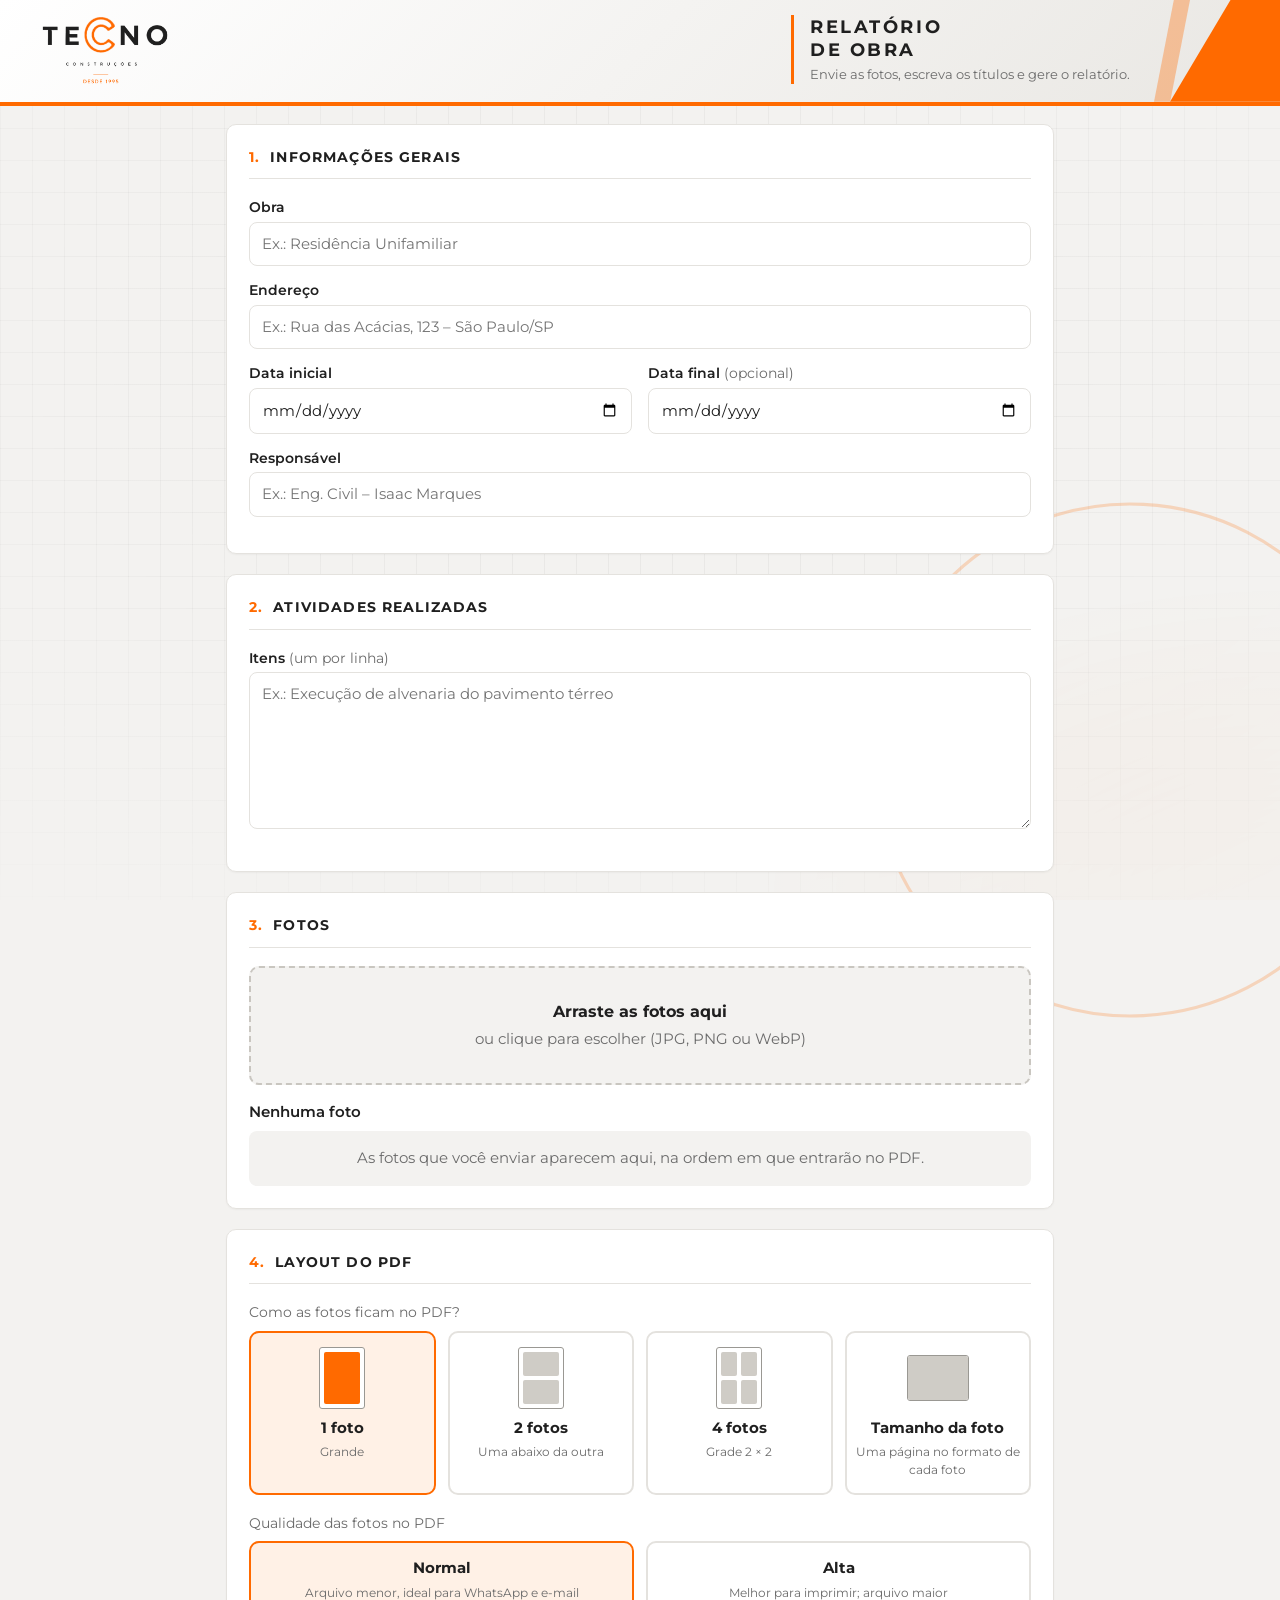
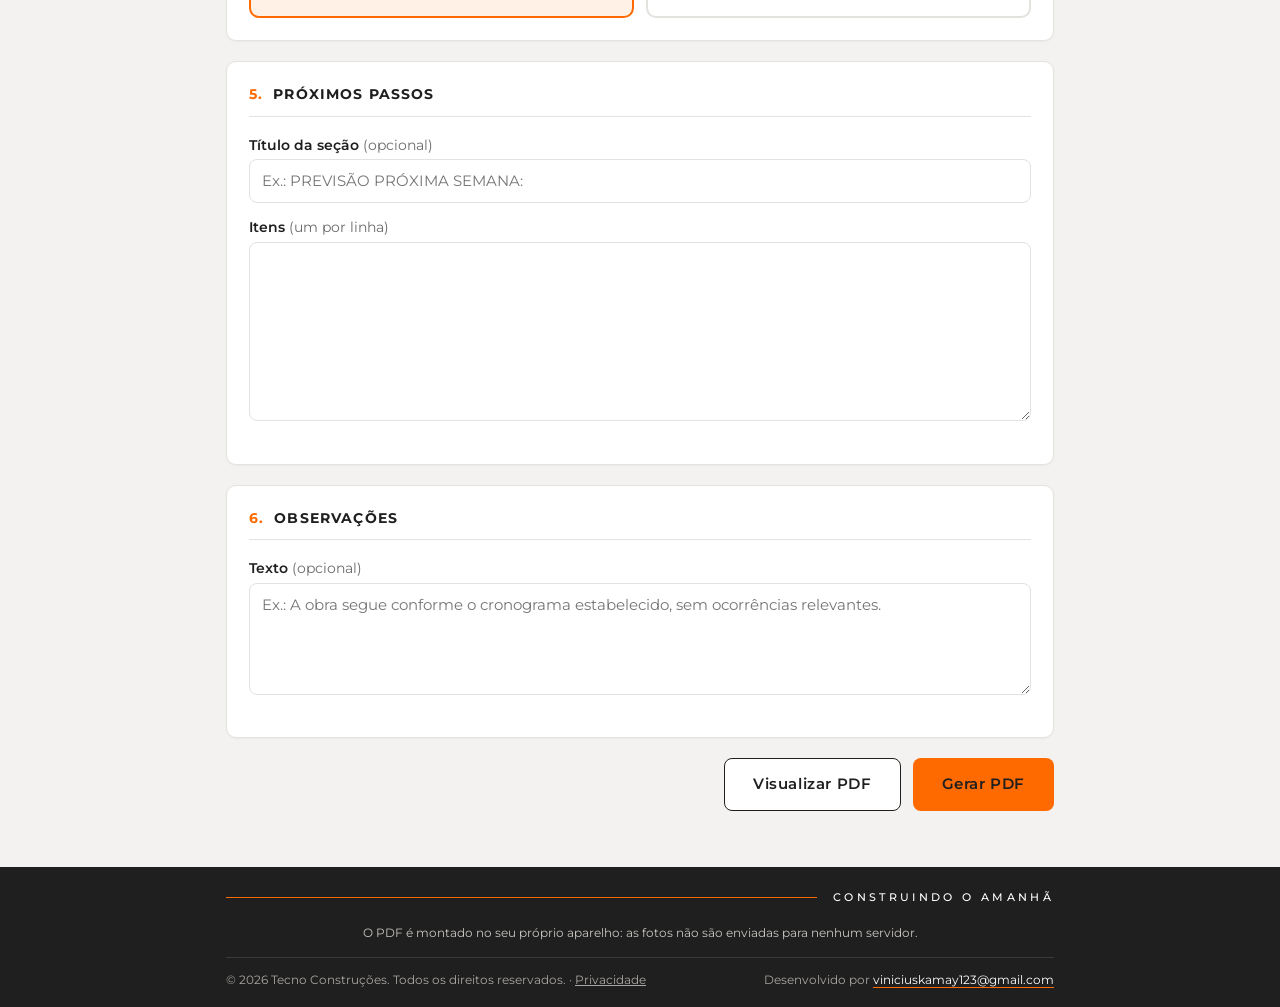
<file: index.html>
<!doctype html>
<html lang="pt-BR">

<head>
  <meta charset="utf-8">
  <meta name="viewport" content="width=device-width, initial-scale=1">
  <title>Relatório de Obra em PDF – Tecno Construções</title>
  <meta name="description" content="Gere o relatório de obra em PDF a partir das fotos, no padrão visual da Tecno Construções. As fotos não saem do seu aparelho.">
  <meta name="robots" content="noindex, nofollow">
  <meta name="theme-color" content="#ff6a00">
  <meta property="og:title" content="Relatório de Obra em PDF – Tecno Construções">
  <meta property="og:description" content="Gere o relatório de obra em PDF a partir das fotos. As fotos não saem do seu aparelho.">
  <meta property="og:type" content="website">
  <meta property="og:locale" content="pt_BR">
  <link rel="icon" href="icones/favicon.svg" type="image/svg+xml">
  <link rel="apple-touch-icon" href="icones/apple-touch-icon.png">
  <link rel="manifest" href="manifest.webmanifest">
  <link rel="stylesheet" href="css/style.css">
</head>

<body>
  <noscript>
    <p class="aviso-noscript">Este site precisa do JavaScript ativado no navegador para gerar o PDF.</p>
  </noscript>

  <header class="topo">
    <div class="container">
      <div class="logo-topo"><img id="logo-img" alt="Tecno Construções"></div>
      <div class="titulo-topo">
        <h1>Relatório<br>de obra</h1>
        <p>Envie as fotos, escreva os títulos e gere o relatório.</p>
      </div>
    </div>
  </header>

  <main class="container">

    <!-- 1. Informações gerais -->
    <section class="cartao" id="secao-gerais">
      <h2><span class="numero">1</span> Informações gerais</h2>

      <div class="campo">
        <label for="obra">Obra</label>
        <input type="text" id="obra" placeholder="Ex.: Residência Unifamiliar" autocomplete="off">
      </div>

      <div class="campo">
        <label for="endereco">Endereço</label>
        <input type="text" id="endereco" placeholder="Ex.: Rua das Acácias, 123 – São Paulo/SP" autocomplete="off">
      </div>

      <div class="linha">
        <div class="campo">
          <label for="data-inicial">Data inicial</label>
          <input type="date" id="data-inicial">
        </div>
        <div class="campo">
          <label for="data-final">Data final <span class="opcional">(opcional)</span></label>
          <input type="date" id="data-final">
        </div>
      </div>

      <div class="campo">
        <label for="responsavel">Responsável</label>
        <input type="text" id="responsavel" placeholder="Ex.: Eng. Civil – Isaac Marques" autocomplete="off">
      </div>
    </section>

    <!-- 2. Atividades realizadas -->
    <section class="cartao" id="secao-atividades">
      <h2><span class="numero">2</span> Atividades realizadas</h2>
      <div class="campo">
        <label for="atividades">Itens <span class="opcional">(um por linha)</span></label>
        <textarea id="atividades" rows="6" placeholder="Ex.: Execução de alvenaria do pavimento térreo"></textarea>
      </div>
    </section>

    <!-- 2. Fotos -->
    <section class="cartao" id="secao-fotos">
      <h2><span class="numero">3</span> Fotos</h2>

      <label class="area-envio" id="area-envio" for="entrada-fotos" tabindex="0">
        <strong>Arraste as fotos aqui</strong>
        <span>ou clique para escolher (JPG, PNG ou WebP)</span>
      </label>
      <input type="file" id="entrada-fotos" accept="image/jpeg,image/png,image/webp" multiple hidden>
      <p id="progresso" class="progresso" role="status" aria-live="polite" hidden></p>
      <div id="mensagens-fotos" class="mensagens" role="status" aria-live="polite"></div>

      <div class="lista-cabecalho">
        <span id="contador" class="contador">Nenhuma foto</span>
        <button type="button" id="botao-remover-todas" class="botao botao-texto botao-perigo" hidden>Remover
          todas</button>
      </div>

      <p id="lista-vazia" class="vazio">As fotos que você enviar aparecem aqui, na ordem em que entrarão no PDF.</p>
      <ul id="lista-fotos" class="lista-fotos"></ul>
    </section>

    <!-- 3. Layout do PDF -->
    <section class="cartao" id="secao-layout">
      <h2><span class="numero">4</span> Layout do PDF</h2>
      <p class="dica">Como as fotos ficam no PDF?</p>
      <div class="opcoes-layout" role="radiogroup" aria-label="Layout das fotos no PDF">
        <label class="opcao">
          <input type="radio" name="fotos-por-pagina" value="1" checked>
          <span class="opcao-visual">
            <span class="miniatura-layout um"><i></i></span>
            <strong>1 foto</strong>
            <small>Grande</small>
          </span>
        </label>
        <label class="opcao">
          <input type="radio" name="fotos-por-pagina" value="2">
          <span class="opcao-visual">
            <span class="miniatura-layout dois"><i></i><i></i></span>
            <strong>2 fotos</strong>
            <small>Uma abaixo da outra</small>
          </span>
        </label>
        <label class="opcao">
          <input type="radio" name="fotos-por-pagina" value="4">
          <span class="opcao-visual">
            <span class="miniatura-layout quatro"><i></i><i></i><i></i><i></i></span>
            <strong>4 fotos</strong>
            <small>Grade 2 × 2</small>
          </span>
        </label>
        <label class="opcao">
          <input type="radio" name="fotos-por-pagina" value="foto">
          <span class="opcao-visual">
            <span class="miniatura-layout foto"><i></i></span>
            <strong>Tamanho da foto</strong>
            <small>Uma página no formato de cada foto</small>
          </span>
        </label>
      </div>

      <p class="dica dica-qualidade">Qualidade das fotos no PDF</p>
      <div class="opcoes-qualidade" role="radiogroup" aria-label="Qualidade das fotos no PDF">
        <label class="opcao">
          <input type="radio" name="qualidade" value="normal" checked>
          <span class="opcao-visual">
            <strong>Normal</strong>
            <small>Arquivo menor, ideal para WhatsApp e e-mail</small>
          </span>
        </label>
        <label class="opcao">
          <input type="radio" name="qualidade" value="alta">
          <span class="opcao-visual">
            <strong>Alta</strong>
            <small>Melhor para imprimir; arquivo maior</small>
          </span>
        </label>
      </div>
    </section>

    <!-- 4. Próximos passos -->
    <section class="cartao" id="secao-proximos">
      <h2><span class="numero">5</span> Próximos passos</h2>

      <div class="campo">
        <label for="titulo-proximos">Título da seção <span class="opcional">(opcional)</span></label>
        <input type="text" id="titulo-proximos" placeholder="Ex.: PREVISÃO PRÓXIMA SEMANA:">
      </div>

      <div class="campo">
        <label for="proximos-passos">Itens <span class="opcional">(um por linha)</span></label>
        <textarea id="proximos-passos" rows="7"></textarea>
      </div>
    </section>

    <!-- 6. Observações -->
    <section class="cartao" id="secao-observacoes">
      <h2><span class="numero">6</span> Observações</h2>
      <div class="campo">
        <label for="observacoes">Texto <span class="opcional">(opcional)</span></label>
        <textarea id="observacoes" rows="4" placeholder="Ex.: A obra segue conforme o cronograma estabelecido, sem ocorrências relevantes."></textarea>
      </div>
    </section>

    <!-- 5. Ações -->
    <section class="acoes">
      <button type="button" id="botao-visualizar" class="botao botao-secundario botao-grande">Visualizar PDF</button>
      <button type="button" id="botao-gerar" class="botao botao-primario botao-grande">Gerar PDF</button>
    </section>
    <div id="mensagens-acoes" class="mensagens" role="status" aria-live="polite"></div>

  </main>

  <footer class="rodape">
    <div class="container">
      <div class="rodape-lema">
        <div class="linha-laranja"></div>
        <span>Construindo o amanhã</span>
      </div>
      <p class="rodape-privacidade">O PDF é montado no seu próprio aparelho: as fotos não são enviadas para nenhum
        servidor.</p>
      <div class="rodape-creditos">
        <p>© <span id="ano">2026</span> Tecno Construções. Todos os direitos reservados. · <a href="privacidade.html">Privacidade</a></p>
        <!-- Crédito do desenvolvedor: para trocar o e-mail ou o nome, edite só esta linha. -->
        <p>Desenvolvido por <a href="mailto:viniciuskamay123@gmail.com">viniciuskamay123@gmail.com</a></p>
      </div>
    </div>
  </footer>

  <script src="vendor/jspdf.umd.min.js"></script>
  <script src="js/logo.js"></script>
  <script src="js/imagens.js"></script>
  <script src="js/fontes-pdf.js"></script>
  <script src="js/pdf.js"></script>
  <script src="js/app.js"></script>
</body>

</html>
</file>
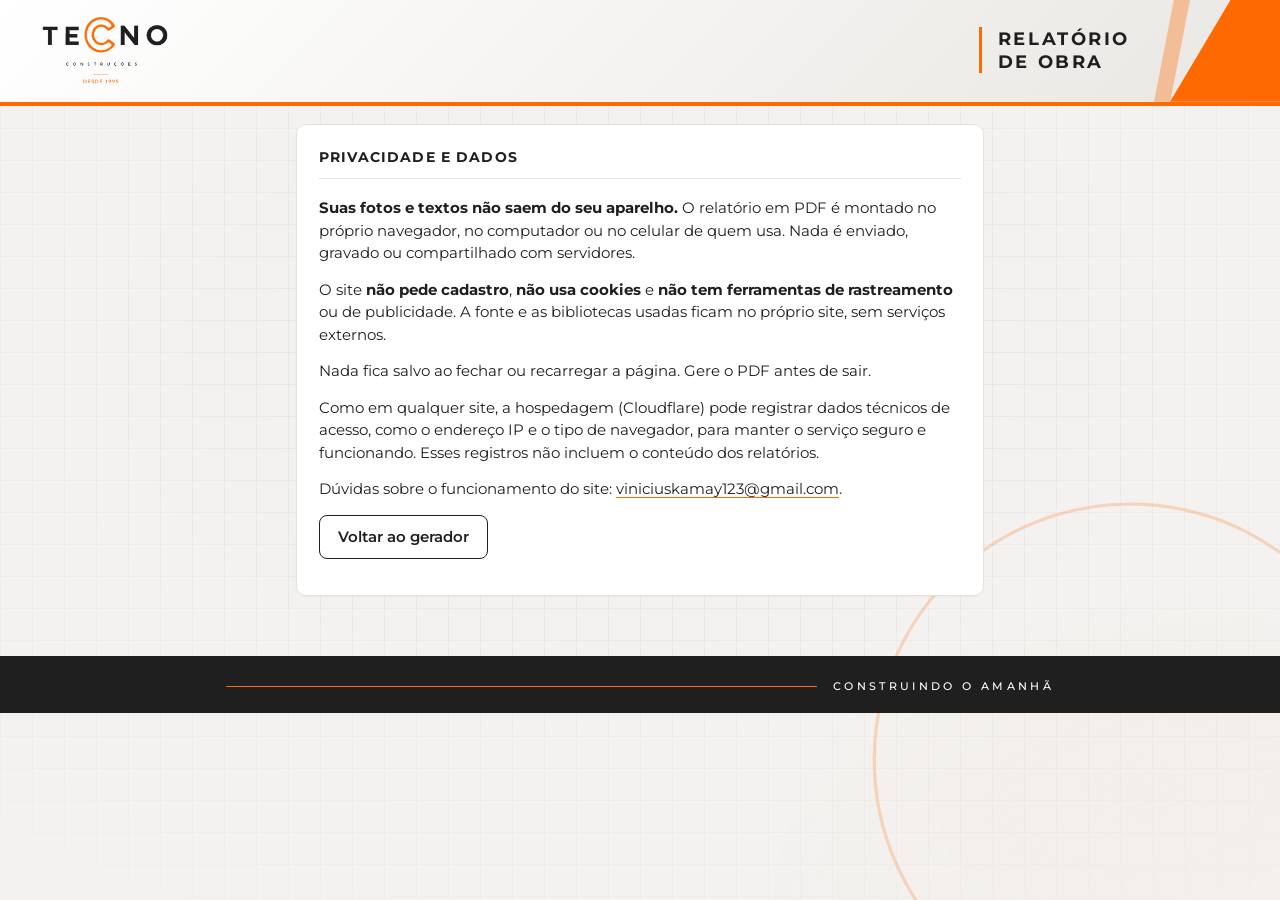
<file: privacidade.html>
<!doctype html>
<html lang="pt-BR">

<head>
  <meta charset="utf-8">
  <meta name="viewport" content="width=device-width, initial-scale=1">
  <title>Privacidade – Tecno Construções</title>
  <meta name="robots" content="noindex, nofollow">
  <meta name="theme-color" content="#ff6a00">
  <link rel="icon" href="icones/favicon.svg" type="image/svg+xml">
  <link rel="stylesheet" href="css/style.css">
</head>

<body>
  <header class="topo">
    <div class="container">
      <div class="logo-topo"><a href="index.html"><img id="logo-img" alt="Tecno Construções"></a></div>
      <div class="titulo-topo"><h1>Relatório<br>de obra</h1></div>
    </div>
  </header>

  <main class="container pagina-texto">
    <section class="cartao">
      <h2>Privacidade e dados</h2>
      <p><strong>Suas fotos e textos não saem do seu aparelho.</strong> O relatório em PDF é montado no próprio navegador, no computador ou no celular de quem usa. Nada é enviado, gravado ou compartilhado com servidores.</p>
      <p>O site <strong>não pede cadastro</strong>, <strong>não usa cookies</strong> e <strong>não tem ferramentas de rastreamento</strong> ou de publicidade. A fonte e as bibliotecas usadas ficam no próprio site, sem serviços externos.</p>
      <p>Nada fica salvo ao fechar ou recarregar a página. Gere o PDF antes de sair.</p>
      <p>Como em qualquer site, a hospedagem (Cloudflare) pode registrar dados técnicos de acesso, como o endereço IP e o tipo de navegador, para manter o serviço seguro e funcionando. Esses registros não incluem o conteúdo dos relatórios.</p>
      <p>Dúvidas sobre o funcionamento do site: <a href="mailto:viniciuskamay123@gmail.com">viniciuskamay123@gmail.com</a>.</p>
      <p><a class="botao botao-secundario" href="index.html">Voltar ao gerador</a></p>
    </section>
  </main>

  <footer class="rodape">
    <div class="container">
      <div class="rodape-lema">
        <div class="linha-laranja"></div>
        <span>Construindo o amanhã</span>
      </div>
    </div>
  </footer>

  <script src="js/logo.js"></script>
  <script src="js/pagina-simples.js"></script>
</body>

</html>
</file>
<file: css/style.css>
/* Conversor de Fotos para Relatório em PDF – estilos da página
 * Identidade visual da Tecno Construções: laranja, grafite, cinza quente e Montserrat.
 */

/* ---------- Fonte Montserrat (licença OFL, arquivos locais em vendor/fonts) ---------- */
@font-face { font-family: "Montserrat"; font-weight: 400; font-style: normal; font-display: swap; src: url("../vendor/fonts/montserrat-latin-400-normal.woff2") format("woff2"); }
@font-face { font-family: "Montserrat"; font-weight: 500; font-style: normal; font-display: swap; src: url("../vendor/fonts/montserrat-latin-500-normal.woff2") format("woff2"); }
@font-face { font-family: "Montserrat"; font-weight: 600; font-style: normal; font-display: swap; src: url("../vendor/fonts/montserrat-latin-600-normal.woff2") format("woff2"); }
@font-face { font-family: "Montserrat"; font-weight: 700; font-style: normal; font-display: swap; src: url("../vendor/fonts/montserrat-latin-700-normal.woff2") format("woff2"); }

:root {
  --laranja: #ff6a00;
  --laranja-escuro: #e05f00;
  --laranja-claro: #fff1e6;
  --grafite: #1f1f1f;
  --cinza-texto: #6b6b6b;
  --cinza-borda: #e4e2de;
  --cinza-fundo: #f3f2f0;
  --branco: #ffffff;
  --vermelho: #b3261e;
  --raio: 10px;
  --fonte: "Montserrat", "Segoe UI", system-ui, -apple-system, Arial, sans-serif;
}

* { box-sizing: border-box; }

body {
  margin: 0;
  font-family: var(--fonte);
  font-size: 15px;
  line-height: 1.5;
  color: var(--grafite);
  background: var(--cinza-fundo);
}

.container {
  width: 100%;
  max-width: 860px;
  margin: 0 auto;
  padding: 0 16px;
}

/* ---------- Fundo da página: brilho quente, traço de planta e "C" ---------- */
body { position: relative; isolation: isolate; }
body::before,
body::after {
  content: "";
  position: fixed;
  z-index: -1;
  pointer-events: none;
}
/* brilho laranja bem leve no canto + grade fina tipo papel de projeto que some nas bordas */
body::before {
  inset: 0;
  background:
    radial-gradient(ellipse 60% 50% at 100% 100%, rgba(255, 106, 0, 0.10), transparent 70%),
    linear-gradient(rgba(31, 31, 31, 0.045) 1px, transparent 1px) 0 0 / 32px 32px,
    linear-gradient(90deg, rgba(31, 31, 31, 0.045) 1px, transparent 1px) 0 0 / 32px 32px;
  -webkit-mask-image: radial-gradient(ellipse 90% 80% at 50% 40%, #000 30%, transparent 100%);
  mask-image: radial-gradient(ellipse 90% 80% at 50% 40%, #000 30%, transparent 100%);
}
/* "C" gigante só com contorno, cortado no canto inferior direito */
body::after {
  right: -160px;
  bottom: -180px;
  width: 640px;
  height: 640px;
  opacity: 0.22;
  background: url("data:image/svg+xml,%3Csvg xmlns='http://www.w3.org/2000/svg' viewBox='0 0 100 100'%3E%3Cpath d='M82 24 A40 40 0 1 0 82 76' fill='none' stroke='%23ff6a00' stroke-width='0.5' stroke-linecap='round'/%3E%3C/svg%3E") center / contain no-repeat;
}

/* ---------- Topo ---------- */
.topo {
  position: relative;
  overflow: hidden;
  padding: 14px 0 16px;
  background: linear-gradient(135deg, var(--branco) 0%, #e9e7e3 100%);
  border-bottom: 4px solid var(--laranja);
}
.topo .container {
  max-width: 1280px;
  padding: 0 150px 0 40px;
  position: relative;
  z-index: 1;
  display: flex;
  align-items: center;
  justify-content: space-between;
  gap: 20px;
}
.logo-topo img { display: block; width: 130px; max-width: 100%; height: auto; }
.titulo-topo {
  padding-left: 16px;
  border-left: 3px solid var(--laranja);
}
.titulo-topo h1 {
  margin: 0;
  font-size: 1.15rem;
  font-weight: 700;
  letter-spacing: 0.14em;
  line-height: 1.25;
  text-transform: uppercase;
}
.titulo-topo p { margin: 4px 0 0; font-size: 0.8rem; color: var(--cinza-texto); }
/* Faixas inclinadas laranja no canto direito (substituem o "C" do topo) */
.topo::before,
.topo::after {
  content: "";
  position: absolute;
  top: 0;
  bottom: 0;
  pointer-events: none;
}
.topo::before {
  right: 0;
  width: 110px;
  background: var(--laranja);
  clip-path: polygon(55% 0, 100% 0, 100% 100%, 0 100%);
}
.topo::after {
  right: 90px;
  width: 36px;
  background: rgba(255, 106, 0, 0.35);
  clip-path: polygon(55% 0, 100% 0, 45% 100%, 0 100%);
}

/* ---------- Cartões ---------- */
main.container { padding-top: 18px; padding-bottom: 40px; }

.cartao {
  background: var(--branco);
  border: 1px solid var(--cinza-borda);
  border-radius: var(--raio);
  padding: 22px;
  margin-bottom: 20px;
  box-shadow: 0 1px 2px rgba(31, 31, 31, 0.04);
}
.cartao h2 {
  display: flex;
  align-items: baseline;
  gap: 10px;
  margin: 0 0 18px;
  padding-bottom: 10px;
  border-bottom: 1px solid var(--cinza-borda);
  font-size: 0.9rem;
  font-weight: 700;
  letter-spacing: 0.08em;
  text-transform: uppercase;
}
.numero {
  color: var(--laranja);
  font-weight: 700;
}
.numero::after { content: "."; }

/* ---------- Campos ---------- */
.campo { margin-bottom: 14px; flex: 1; min-width: 0; }
.campo label { display: block; margin-bottom: 4px; font-weight: 600; font-size: 0.85rem; }
.opcional { font-weight: 400; color: var(--cinza-texto); }
.dica { margin: 0 0 8px; color: var(--cinza-texto); font-size: 0.85rem; }

input[type="text"],
input[type="date"],
textarea {
  width: 100%;
  padding: 10px 12px;
  font: inherit;
  color: inherit;
  background: var(--branco);
  border: 1px solid var(--cinza-borda);
  border-radius: 8px;
}
input[type="text"]:focus,
input[type="date"]:focus,
textarea:focus { border-color: var(--laranja); }
textarea { resize: vertical; }
input:focus-visible,
textarea:focus-visible,
button:focus-visible,
.botao:focus-visible,
.area-envio:focus-within,
.opcao input:focus-visible + .opcao-visual {
  outline: 3px solid rgba(255, 106, 0, 0.35);
  outline-offset: 1px;
}

.linha { display: flex; gap: 16px; }

/* ---------- Botões ---------- */
.botao,
button {
  font: inherit;
  cursor: pointer;
}
.botao {
  display: inline-block;
  padding: 10px 18px;
  border-radius: 8px;
  border: 1px solid transparent;
  font-weight: 600;
  text-align: center;
}
/* Texto grafite sobre o laranja: contraste bem melhor que branco */
.botao-primario { background: var(--laranja); color: var(--grafite); }
.botao-primario:hover { background: var(--laranja-escuro); }
.botao-secundario { background: var(--branco); color: var(--grafite); border-color: var(--grafite); }
.botao-secundario:hover { background: var(--cinza-fundo); }
.botao-texto {
  background: none;
  border: none;
  padding: 6px 4px;
  color: var(--cinza-texto);
  text-decoration: underline;
}
.botao-texto:hover { color: var(--grafite); }
.botao-perigo { color: var(--vermelho); }
.botao-grande { padding: 14px 28px; font-size: 0.95rem; letter-spacing: 0.04em; }

.botao-icone {
  width: 36px;
  height: 36px;
  border: 1px solid var(--cinza-borda);
  border-radius: 8px;
  background: var(--branco);
  font-size: 1rem;
  line-height: 1;
}
.botao-icone:hover { background: var(--cinza-fundo); }

/* ---------- Fotos ---------- */
.area-envio {
  display: flex;
  flex-direction: column;
  align-items: center;
  gap: 4px;
  padding: 32px 16px;
  text-align: center;
  color: var(--cinza-texto);
  background: var(--cinza-fundo);
  border: 2px dashed #c9c6c0;
  border-radius: var(--raio);
  cursor: pointer;
}
.area-envio strong { color: var(--grafite); font-size: 1rem; }
.area-envio:hover { border-color: var(--laranja); background: var(--laranja-claro); }

.lista-cabecalho {
  display: flex;
  align-items: center;
  justify-content: space-between;
  margin: 16px 0 8px;
}
.contador { font-weight: 600; }

.lista-fotos { list-style: none; margin: 0; padding: 0; }
.item-foto {
  display: flex;
  align-items: center;
  gap: 12px;
  padding: 10px;
  margin-bottom: 8px;
  background: var(--branco);
  border: 1px solid var(--cinza-borda);
  border-radius: 8px;
}
.item-foto .ordem {
  flex: 0 0 24px;
  text-align: center;
  font-weight: 700;
  color: var(--cinza-texto);
}
.item-foto img {
  flex: 0 0 auto;
  width: 72px;
  height: 72px;
  object-fit: cover;
  border-radius: 6px;
  background: var(--cinza-fundo);
}
.item-foto .campo { margin-bottom: 0; }
.item-acoes { display: flex; gap: 6px; flex: 0 0 auto; }

/* ---------- Layout do PDF ---------- */
.opcoes-layout { display: grid; grid-template-columns: repeat(4, 1fr); gap: 12px; }
.opcao { cursor: pointer; }
.opcao input { position: absolute; opacity: 0; pointer-events: none; }
.opcao-visual {
  display: flex;
  flex-direction: column;
  align-items: center;
  gap: 4px;
  padding: 14px 8px;
  height: 100%;
  text-align: center;
  border: 2px solid var(--cinza-borda);
  border-radius: var(--raio);
  background: var(--branco);
}
.opcao-visual small { color: var(--cinza-texto); font-size: 0.75rem; }
.opcao:hover .opcao-visual { border-color: #ffb27a; }
.opcao input:checked + .opcao-visual { border-color: var(--laranja); background: var(--laranja-claro); }

.miniatura-layout {
  display: grid;
  gap: 4px;
  width: 46px;
  height: 62px;
  padding: 4px;
  margin-bottom: 4px;
  background: var(--branco);
  border: 1px solid #9a9893;
  border-radius: 3px;
}
.miniatura-layout i { background: #cfccc6; border-radius: 2px; }
.opcao input:checked + .opcao-visual .miniatura-layout i { background: var(--laranja); }
.miniatura-layout.um { grid-template-rows: 1fr; }
.miniatura-layout.dois { grid-template-rows: 1fr 1fr; }
.miniatura-layout.quatro { grid-template-columns: 1fr 1fr; grid-template-rows: 1fr 1fr; }
/* "Tamanho da foto": página deitada, do formato da foto (mesma altura total das outras miniaturas) */
.miniatura-layout.foto { width: 62px; height: 46px; padding: 0; margin-top: 8px; margin-bottom: 12px; }

/* Qualidade das fotos */
.dica-qualidade { margin-top: 18px; }
.opcoes-qualidade { display: grid; grid-template-columns: repeat(2, 1fr); gap: 12px; }

/* ---------- Ações finais ---------- */
.acoes { display: flex; justify-content: flex-end; gap: 12px; margin-bottom: 16px; }

/* ---------- Rodapé da página ---------- */
.rodape {
  background: var(--grafite);
  color: var(--branco);
  padding: 22px 0 18px;
}
.rodape-lema { display: flex; align-items: center; gap: 16px; }
.rodape .linha-laranja { flex: 1; height: 1px; background: var(--laranja); }
.rodape-lema span {
  font-size: 0.7rem;
  font-weight: 500;
  letter-spacing: 0.3em;
  text-transform: uppercase;
}
.rodape-privacidade {
  margin: 18px 0 14px;
  text-align: center;
  font-size: 0.78rem;
  color: #c9c6c0;
}
.rodape-creditos {
  display: flex;
  justify-content: space-between;
  gap: 8px 24px;
  flex-wrap: wrap;
  padding-top: 14px;
  border-top: 1px solid rgba(255, 255, 255, 0.12);
  font-size: 0.72rem;
  color: #a8a5a0;
}
.rodape-creditos p { margin: 0; }
.rodape-creditos a { color: var(--branco); text-decoration: none; border-bottom: 1px solid var(--laranja); }
.rodape-creditos a:hover { color: var(--laranja); }

/* ---------- Telas médias ---------- */
@media (max-width: 820px) and (min-width: 641px) {
  .opcoes-layout { grid-template-columns: repeat(2, 1fr); }
}

/* ---------- Telas estreitas ---------- */
@media (max-width: 640px) {
  .topo { padding: 16px 0; }
  .topo .container { padding: 0 16px; flex-direction: row; align-items: center; }
  .titulo-topo { display: none; }
  .topo::before { width: 52px; }
  .topo::after { right: 40px; width: 16px; }
  .logo-topo img { width: 140px; }
  .cartao { padding: 16px; }
  .linha { flex-direction: column; gap: 0; }
  .item-foto { flex-wrap: wrap; }
  .item-foto .campo { flex: 1 1 calc(100% - 120px); }
  .item-acoes { margin-left: auto; }
  .opcoes-layout, .opcoes-qualidade { grid-template-columns: 1fr; }
  .miniatura-layout.foto { margin: 0; }
  .opcao-visual { flex-direction: row; justify-content: flex-start; text-align: left; gap: 12px; }
  .miniatura-layout { margin-bottom: 0; flex: 0 0 auto; }
  .acoes { flex-direction: column-reverse; }
  .acoes .botao { width: 100%; }
  .rodape-lema span { letter-spacing: 0.2em; }
  .rodape { padding: 18px 0 14px; }
  .rodape-lema { gap: 12px; }
  .rodape-lema span { font-size: 0.62rem; }
  .rodape-privacidade { margin: 14px 0 12px; font-size: 0.74rem; line-height: 1.45; }
  .rodape-creditos { flex-direction: column; align-items: center; text-align: center; gap: 6px; font-size: 0.7rem; }
  .rodape-creditos a { overflow-wrap: anywhere; }
  body::after { width: 420px; height: 420px; right: -150px; bottom: -150px; }
}

/* ---------- Mensagens, progresso e estados ---------- */
.mensagens:empty { display: none; }
.mensagens { margin: 12px 0; display: flex; flex-direction: column; gap: 8px; }
.aviso {
  display: flex;
  align-items: flex-start;
  justify-content: space-between;
  gap: 12px;
  padding: 10px 12px;
  border-radius: 8px;
  border: 1px solid;
  font-size: 0.85rem;
}
.aviso-erro   { background: #fdecea; border-color: #f2b8b5; color: #7a1a14; }
.aviso-alerta { background: #fff4d6; border-color: #f0d38a; color: #6b4a00; }
.aviso-ok     { background: #e7f5ea; border-color: #a9d6b3; color: #1b5e2c; }
.aviso-fechar {
  flex: 0 0 auto;
  border: none;
  background: none;
  color: inherit;
  font-size: 0.95rem;
  line-height: 1;
  padding: 2px 4px;
  opacity: 0.7;
}
.aviso-fechar:hover { opacity: 1; }

.progresso { margin: 10px 0 0; font-weight: 600; color: var(--grafite); }
.vazio { margin: 8px 0 0; padding: 16px; text-align: center; color: var(--cinza-texto); background: var(--cinza-fundo); border-radius: 8px; }
.area-envio.arrastando { border-color: var(--laranja); background: #ffe6d2; }

button:disabled { cursor: not-allowed; opacity: 0.4; }
.botao-texto:disabled { text-decoration: none; }
[hidden] { display: none !important; }

/* ---------- Páginas simples (404, privacidade) e aviso sem JavaScript ---------- */
.pagina-texto { max-width: 720px; }
.pagina-texto p { margin: 0 0 14px; }
.logo-topo a { display: block; }
.aviso-noscript { margin: 0; padding: 12px 16px; text-align: center; background: #fff4d6; color: #6b4a00; font-weight: 600; }
.rodape-creditos a[href="privacidade.html"] { border-bottom-color: transparent; color: #a8a5a0; text-decoration: underline; }
.pagina-texto a:not(.botao) { color: var(--grafite); text-decoration-color: var(--laranja); text-underline-offset: 3px; }
.pagina-texto .botao { text-decoration: none; }
</file>
